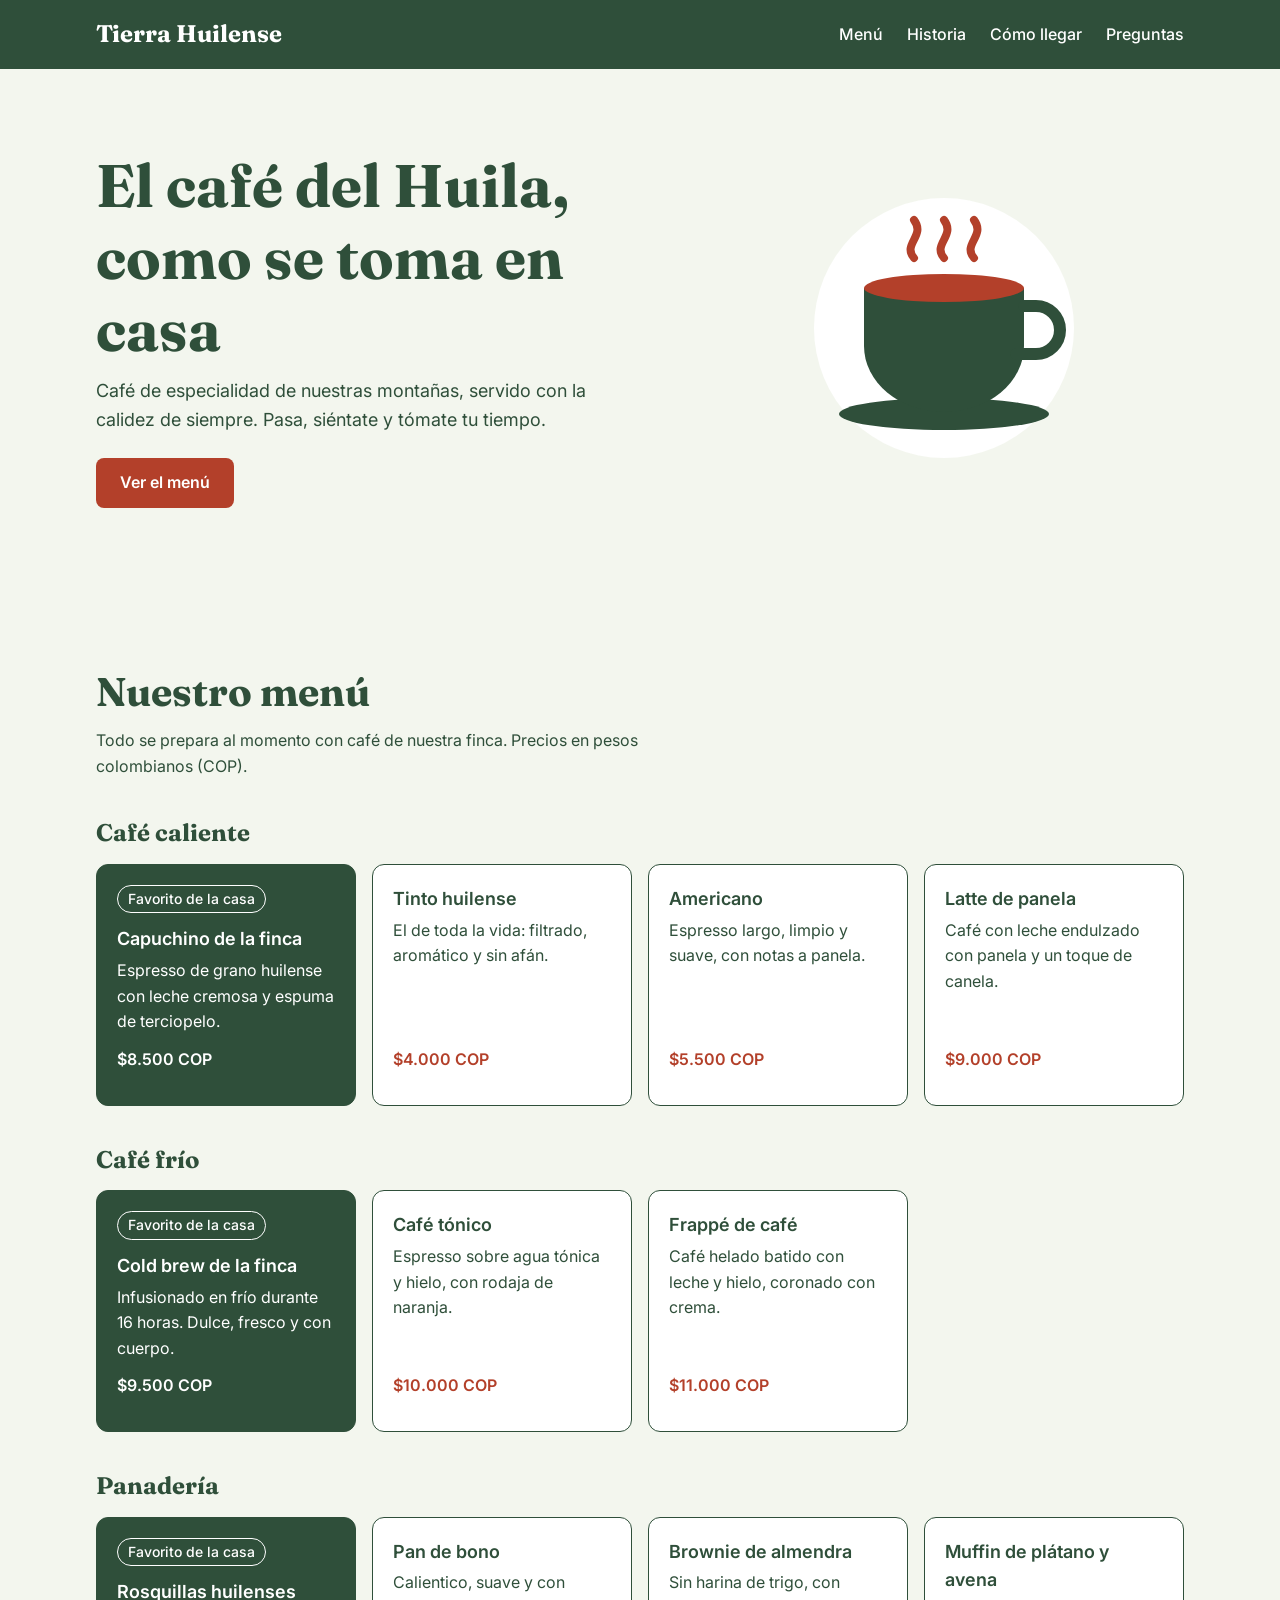
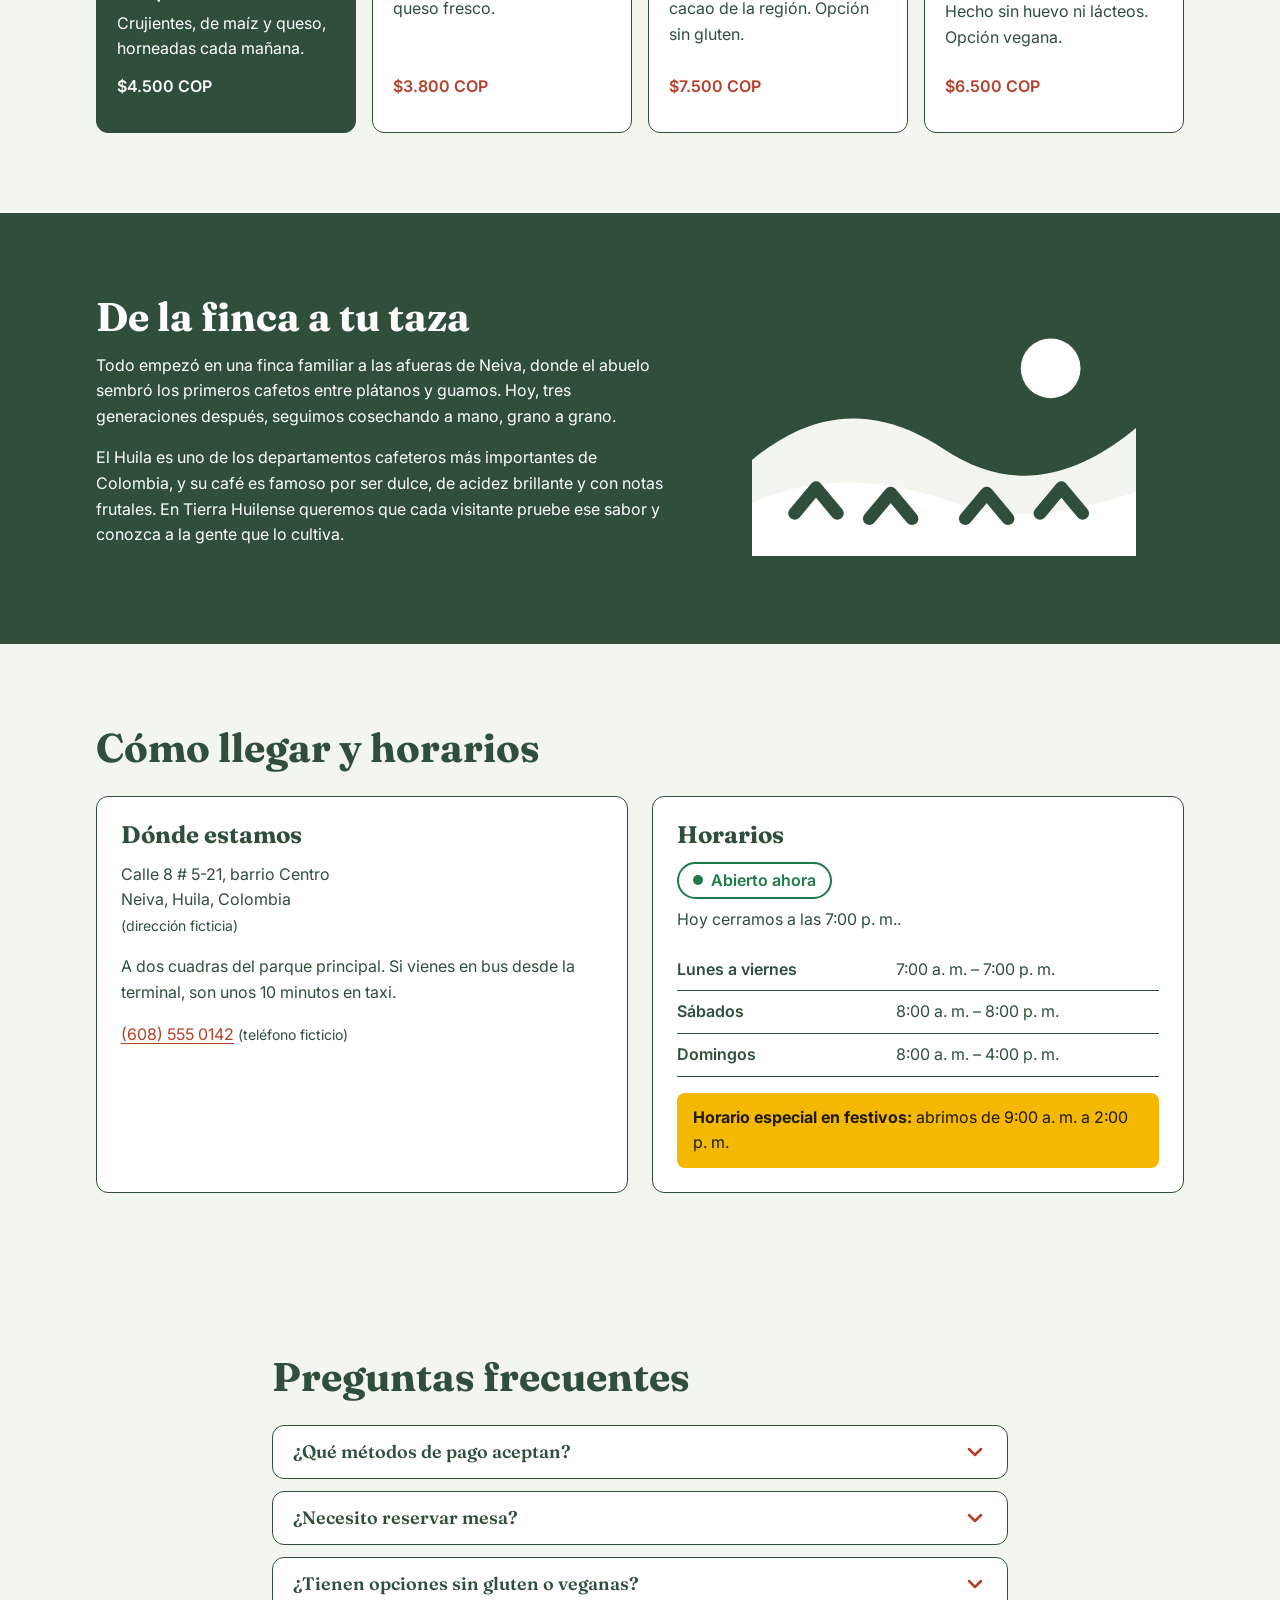
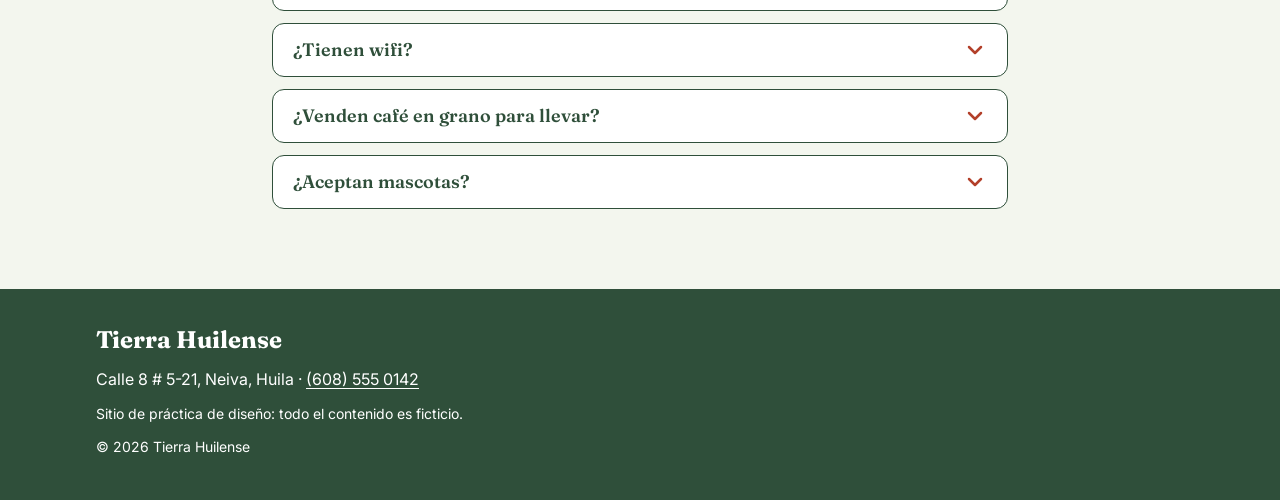
<file: index.html>
<!DOCTYPE html>
<!--
  AVISO: "Tierra Huilense" es una cafetería INVENTADA, creada solo como ejercicio de práctica de diseño web.
  Todo el contenido (menú, precios, dirección, horarios, teléfono, historia) es FICTICIO.
-->
<html lang="es">
<head>
  <meta charset="utf-8">
  <meta name="viewport" content="width=device-width, initial-scale=1">
  <title>Tierra Huilense | Café de especialidad del Huila</title>
  <meta name="description" content="Cafetería de especialidad del Huila: menú de café caliente, café frío y panadería, historia de la finca, horarios y cómo llegar.">

  <!-- Marca la página como "con JavaScript" para que el acordeón solo se colapse si el JS funciona -->
  <script>document.documentElement.classList.add('js');</script>

  <!-- Fuentes: Fraunces (títulos) e Inter (texto), con display=swap para no bloquear el texto -->
  <link rel="preconnect" href="https://fonts.googleapis.com">
  <link rel="preconnect" href="https://fonts.gstatic.com" crossorigin>
  <link href="https://fonts.googleapis.com/css2?family=Fraunces:opsz,wght@9..144,600;9..144,700&family=Inter:wght@400;500;600&display=swap" rel="stylesheet">

  <link rel="stylesheet" href="styles.css">
  <script src="script.js" defer></script>
</head>
<body>

  <!-- 1. CABECERA: logo en texto + navegación por anclas -->
  <header class="cabecera sobre-oscuro">
    <div class="contenedor cabecera__interior">
      <a href="#inicio" class="logo">Tierra Huilense</a>
      <nav aria-label="Principal">
        <ul class="nav">
          <li><a href="#menu">Menú</a></li>
          <li><a href="#historia">Historia</a></li>
          <li><a href="#visitanos">Cómo llegar</a></li>
          <li><a href="#preguntas">Preguntas</a></li>
        </ul>
      </nav>
    </div>
  </header>

  <main id="inicio">

    <!-- 2. HERO -->
    <section class="hero" aria-labelledby="hero-titulo">
      <div class="contenedor hero__interior">
        <div class="hero__texto">
          <h1 id="hero-titulo">El café del Huila, como se toma en casa</h1>
          <p class="hero__frase">Café de especialidad de nuestras montañas, servido con la calidez de siempre. Pasa, siéntate y tómate tu tiempo.</p>
          <a href="#menu" class="btn btn--primario">Ver el menú</a>
        </div>
        <!-- Marcador de posición (en lugar de una foto): taza de café dibujada con SVG -->
        <svg class="hero__ilustracion" viewBox="0 0 320 280" role="img" aria-label="Ilustración de una taza de café humeante sobre un plato; es un marcador de posición para una foto del local">
          <circle cx="160" cy="140" r="130" class="svg-blanco"/>
          <ellipse cx="160" cy="226" rx="105" ry="16" class="svg-secundario"/>
          <path d="M80 100h160v58a80 66 0 0 1-160 0z" class="svg-secundario"/>
          <ellipse cx="160" cy="100" rx="80" ry="14" class="svg-acento"/>
          <path d="M240 118h12a24 24 0 0 1 0 48h-20" class="svg-trazo-secundario"/>
          <path d="M130 70c-12-14 12-22 0-38M160 70c-12-14 12-22 0-38M190 70c-12-14 12-22 0-38" class="svg-trazo-acento"/>
        </svg>
      </div>
    </section>

    <!-- 3. MENÚ: tarjetas por categoría -->
    <section id="menu" class="seccion" aria-labelledby="menu-titulo">
      <div class="contenedor">
        <h2 id="menu-titulo">Nuestro menú</h2>
        <p class="seccion__intro">Todo se prepara al momento con café de nuestra finca. Precios en pesos colombianos (COP).</p>

        <div class="categoria">
          <h3>Café caliente</h3>
          <ul class="tarjetas">
            <li class="tarjeta tarjeta--destacada">
              <span class="tarjeta__etiqueta">Favorito de la casa</span>
              <h4>Capuchino de la finca</h4>
              <p>Espresso de grano huilense con leche cremosa y espuma de terciopelo.</p>
              <p class="tarjeta__precio">$8.500 COP</p>
            </li>
            <li class="tarjeta">
              <h4>Tinto huilense</h4>
              <p>El de toda la vida: filtrado, aromático y sin afán.</p>
              <p class="tarjeta__precio">$4.000 COP</p>
            </li>
            <li class="tarjeta">
              <h4>Americano</h4>
              <p>Espresso largo, limpio y suave, con notas a panela.</p>
              <p class="tarjeta__precio">$5.500 COP</p>
            </li>
            <li class="tarjeta">
              <h4>Latte de panela</h4>
              <p>Café con leche endulzado con panela y un toque de canela.</p>
              <p class="tarjeta__precio">$9.000 COP</p>
            </li>
          </ul>
        </div>

        <div class="categoria">
          <h3>Café frío</h3>
          <ul class="tarjetas">
            <li class="tarjeta tarjeta--destacada">
              <span class="tarjeta__etiqueta">Favorito de la casa</span>
              <h4>Cold brew de la finca</h4>
              <p>Infusionado en frío durante 16 horas. Dulce, fresco y con cuerpo.</p>
              <p class="tarjeta__precio">$9.500 COP</p>
            </li>
            <li class="tarjeta">
              <h4>Café tónico</h4>
              <p>Espresso sobre agua tónica y hielo, con rodaja de naranja.</p>
              <p class="tarjeta__precio">$10.000 COP</p>
            </li>
            <li class="tarjeta">
              <h4>Frappé de café</h4>
              <p>Café helado batido con leche y hielo, coronado con crema.</p>
              <p class="tarjeta__precio">$11.000 COP</p>
            </li>
          </ul>
        </div>

        <div class="categoria">
          <h3>Panadería</h3>
          <ul class="tarjetas">
            <li class="tarjeta tarjeta--destacada">
              <span class="tarjeta__etiqueta">Favorito de la casa</span>
              <h4>Rosquillas huilenses</h4>
              <p>Crujientes, de maíz y queso, horneadas cada mañana.</p>
              <p class="tarjeta__precio">$4.500 COP</p>
            </li>
            <li class="tarjeta">
              <h4>Pan de bono</h4>
              <p>Calientico, suave y con queso fresco.</p>
              <p class="tarjeta__precio">$3.800 COP</p>
            </li>
            <li class="tarjeta">
              <h4>Brownie de almendra</h4>
              <p>Sin harina de trigo, con cacao de la región. Opción sin gluten.</p>
              <p class="tarjeta__precio">$7.500 COP</p>
            </li>
            <li class="tarjeta">
              <h4>Muffin de plátano y avena</h4>
              <p>Hecho sin huevo ni lácteos. Opción vegana.</p>
              <p class="tarjeta__precio">$6.500 COP</p>
            </li>
          </ul>
        </div>
      </div>
    </section>

    <!-- 4. HISTORIA (fondo secundario: texto en blanco) -->
    <section id="historia" class="seccion seccion--oscura sobre-oscuro" aria-labelledby="historia-titulo">
      <div class="contenedor historia">
        <div class="historia__texto">
          <h2 id="historia-titulo">De la finca a tu taza</h2>
          <p>Todo empezó en una finca familiar a las afueras de Neiva, donde el abuelo sembró los primeros cafetos entre plátanos y guamos. Hoy, tres generaciones después, seguimos cosechando a mano, grano a grano.</p>
          <p>El Huila es uno de los departamentos cafeteros más importantes de Colombia, y su café es famoso por ser dulce, de acidez brillante y con notas frutales. En Tierra Huilense queremos que cada visitante pruebe ese sabor y conozca a la gente que lo cultiva.</p>
        </div>
        <!-- Marcador de posición (en lugar de una foto): lomas cafeteras dibujadas con SVG -->
        <svg class="historia__ilustracion" viewBox="0 0 360 240" role="img" aria-label="Ilustración de lomas verdes con un sol y filas de cafetos; es un marcador de posición para una foto de la finca">
          <circle cx="280" cy="64" r="28" class="svg-blanco"/>
          <path d="M0 150c60-50 120-50 180-10s120 30 180-20v120H0z" class="svg-dominante"/>
          <path d="M0 190c70-30 130-20 190 0s110 10 170-10v60H0z" class="svg-blanco"/>
          <path d="M40 200l20-24 20 24M110 205l20-24 20 24M200 205l20-24 20 24M270 200l20-24 20 24" class="svg-trazo-secundario"/>
        </svg>
      </div>
    </section>

    <!-- 5. CÓMO LLEGAR Y HORARIOS -->
    <section id="visitanos" class="seccion" aria-labelledby="visitanos-titulo">
      <div class="contenedor">
        <h2 id="visitanos-titulo">Cómo llegar y horarios</h2>
        <div class="visita">
          <div class="caja">
            <h3>Dónde estamos</h3>
            <address>
              Calle 8 # 5-21, barrio Centro<br>
              Neiva, Huila, Colombia<br>
              <small>(dirección ficticia)</small>
            </address>
            <p>A dos cuadras del parque principal. Si vienes en bus desde la terminal, son unos 10 minutos en taxi.</p>
            <p><a href="tel:+576085550142">(608) 555 0142</a> <small>(teléfono ficticio)</small></p>
          </div>

          <div class="caja">
            <h3>Horarios</h3>
            <!-- La insignia la calcula script.js con la hora de America/Bogota -->
            <p id="estado-local" class="insignia insignia--neutra" role="status">Revisando horario…</p>
            <p id="estado-detalle" class="estado-detalle"></p>
            <table class="horarios">
              <caption class="solo-lectores">Horario de atención</caption>
              <tbody>
                <tr><th scope="row">Lunes a viernes</th><td>7:00 a. m. – 7:00 p. m.</td></tr>
                <tr><th scope="row">Sábados</th><td>8:00 a. m. – 8:00 p. m.</td></tr>
                <tr><th scope="row">Domingos</th><td>8:00 a. m. – 4:00 p. m.</td></tr>
              </tbody>
            </table>
            <p class="aviso"><strong>Horario especial en festivos:</strong> abrimos de 9:00 a. m. a 2:00 p. m.</p>
          </div>
        </div>
      </div>
    </section>

    <!-- 6. PREGUNTAS FRECUENTES (acordeón) -->
    <section id="preguntas" class="seccion" aria-labelledby="preguntas-titulo">
      <div class="contenedor contenedor--angosto">
        <h2 id="preguntas-titulo">Preguntas frecuentes</h2>
        <div class="faq">

          <div class="faq__item">
            <h3>
              <button type="button" class="faq__boton" id="faq-boton-1" aria-expanded="false" aria-controls="faq-panel-1">
                <span>¿Qué métodos de pago aceptan?</span>
                <svg class="faq__icono" viewBox="0 0 24 24" aria-hidden="true" focusable="false"><path d="M6 9l6 6 6-6"/></svg>
              </button>
            </h3>
            <div class="faq__panel" id="faq-panel-1" role="region" aria-labelledby="faq-boton-1">
              <div class="faq__panel-interior"><p>Recibimos efectivo, tarjetas débito y crédito, y pagos por transferencia con código QR. Si vienes de otro país, también aceptamos las principales tarjetas internacionales.</p></div>
            </div>
          </div>

          <div class="faq__item">
            <h3>
              <button type="button" class="faq__boton" id="faq-boton-2" aria-expanded="false" aria-controls="faq-panel-2">
                <span>¿Necesito reservar mesa?</span>
                <svg class="faq__icono" viewBox="0 0 24 24" aria-hidden="true" focusable="false"><path d="M6 9l6 6 6-6"/></svg>
              </button>
            </h3>
            <div class="faq__panel" id="faq-panel-2" role="region" aria-labelledby="faq-boton-2">
              <div class="faq__panel-interior"><p>Para grupos pequeños no hace falta: te atendemos por orden de llegada. Si vienes con más de 8 personas, llámanos con un día de anticipación y te guardamos un buen lugar.</p></div>
            </div>
          </div>

          <div class="faq__item">
            <h3>
              <button type="button" class="faq__boton" id="faq-boton-3" aria-expanded="false" aria-controls="faq-panel-3">
                <span>¿Tienen opciones sin gluten o veganas?</span>
                <svg class="faq__icono" viewBox="0 0 24 24" aria-hidden="true" focusable="false"><path d="M6 9l6 6 6-6"/></svg>
              </button>
            </h3>
            <div class="faq__panel" id="faq-panel-3" role="region" aria-labelledby="faq-boton-3">
              <div class="faq__panel-interior"><p>Sí. El brownie de almendra no lleva harina de trigo y el muffin de plátano y avena es vegano. Además, puedes pedir tus bebidas con leche de avena sin costo extra. Si tienes alergias graves, cuéntanoslo al pedir.</p></div>
            </div>
          </div>

          <div class="faq__item">
            <h3>
              <button type="button" class="faq__boton" id="faq-boton-4" aria-expanded="false" aria-controls="faq-panel-4">
                <span>¿Tienen wifi?</span>
                <svg class="faq__icono" viewBox="0 0 24 24" aria-hidden="true" focusable="false"><path d="M6 9l6 6 6-6"/></svg>
              </button>
            </h3>
            <div class="faq__panel" id="faq-panel-4" role="region" aria-labelledby="faq-boton-4">
              <div class="faq__panel-interior"><p>Sí, wifi gratis para clientes. Pide la clave en la barra y descansa de la señal del celular mientras tomas tu café.</p></div>
            </div>
          </div>

          <div class="faq__item">
            <h3>
              <button type="button" class="faq__boton" id="faq-boton-5" aria-expanded="false" aria-controls="faq-panel-5">
                <span>¿Venden café en grano para llevar?</span>
                <svg class="faq__icono" viewBox="0 0 24 24" aria-hidden="true" focusable="false"><path d="M6 9l6 6 6-6"/></svg>
              </button>
            </h3>
            <div class="faq__panel" id="faq-panel-5" role="region" aria-labelledby="faq-boton-5">
              <div class="faq__panel-interior"><p>Claro. Vendemos bolsas de 250 g y 500 g de nuestro café de la finca, en grano o molido a tu gusto. Es un recuerdo perfecto del Huila.</p></div>
            </div>
          </div>

          <div class="faq__item">
            <h3>
              <button type="button" class="faq__boton" id="faq-boton-6" aria-expanded="false" aria-controls="faq-panel-6">
                <span>¿Aceptan mascotas?</span>
                <svg class="faq__icono" viewBox="0 0 24 24" aria-hidden="true" focusable="false"><path d="M6 9l6 6 6-6"/></svg>
              </button>
            </h3>
            <div class="faq__panel" id="faq-panel-6" role="region" aria-labelledby="faq-boton-6">
              <div class="faq__panel-interior"><p>Sí, tu perrito es bienvenido en la terraza. Solo te pedimos que lo mantengas con correa.</p></div>
            </div>
          </div>

        </div>
      </div>
    </section>
  </main>

  <!-- 7. PIE DE PÁGINA -->
  <footer class="pie sobre-oscuro">
    <div class="contenedor pie__interior">
      <p class="pie__marca">Tierra Huilense</p>
      <p>Calle 8 # 5-21, Neiva, Huila · <a href="tel:+576085550142">(608) 555 0142</a></p>
      <p><small>Sitio de práctica de diseño: todo el contenido es ficticio.</small></p>
      <p><small>© 2026 Tierra Huilense</small></p>
    </div>
  </footer>

</body>
</html>
</file>
<file: styles.css>
/* =========================================================
   Tierra Huilense — estilos
   Regla de oro: los colores SOLO existen en :root y se usan por variable.
   ========================================================= */

:root {
  /* Regla 60-30-10 */
  --color-dominante: #F3F6EE;   /* 60%: fondos principales */
  --color-secundario: #2F4F3A;  /* 30%: cabecera, pie, tarjetas destacadas, botones secundarios */
  --color-acento: #B3402A;      /* 10%: botón principal, enlaces, detalles */

  /* Semánticos */
  --color-exito: #1E7A46;       /* "Abierto ahora" (solo sobre blanco) */
  --color-error: #C62828;       /* "Cerrado" (solo sobre blanco) */
  --color-advertencia-fondo: #F5B800;       /* fondo del aviso */
  --color-advertencia-sobre-fondo: #1F1A00; /* texto sobre el fondo de advertencia */
  --color-advertencia-texto: #8A5A00;       /* solo como texto sobre blanco */

  /* Blanco: superficies de tarjetas y texto sobre fondo secundario */
  --color-blanco: #FFFFFF;

  /* Tipografía */
  --fuente-titulos: "Fraunces", Georgia, serif;
  --fuente-texto: "Inter", system-ui, -apple-system, "Segoe UI", sans-serif;

  /* Espacios */
  --radio: 0.75rem;
  --ancho-max: 70rem;
}

/* ---------- Base ---------- */
*, *::before, *::after { box-sizing: border-box; }

html { -webkit-text-size-adjust: 100%; }

/* Desplazamiento suave solo si la persona no pidió menos movimiento */
@media (prefers-reduced-motion: no-preference) {
  html { scroll-behavior: smooth; }
}

body {
  margin: 0;
  font-family: var(--fuente-texto);
  font-size: 1rem;          /* 16 px */
  line-height: 1.6;
  background: var(--color-dominante);
  color: var(--color-secundario);
}

h1, h2, h3 {
  font-family: var(--fuente-titulos);
  line-height: 1.2;
  margin: 0 0 0.75rem;
}
h1 { font-size: clamp(2.25rem, 7vw, 3.75rem); }
h2 { font-size: clamp(1.75rem, 5vw, 2.5rem); }
h3 { font-size: 1.5rem; }
h4 { font-family: var(--fuente-texto); font-size: 1.125rem; font-weight: 600; margin: 0 0 0.25rem; }

p { margin: 0 0 1rem; }
small { font-size: 0.875rem; }

svg { max-width: 100%; height: auto; display: block; }

/* Enlaces de texto: acento sobre fondo claro, siempre subrayados */
a { color: var(--color-acento); text-decoration: underline; text-underline-offset: 0.2em; }

/* Foco visible: contorno en acento (y en blanco sobre fondos oscuros) */
:focus-visible { outline: 3px solid var(--color-acento); outline-offset: 3px; }
.sobre-oscuro :focus-visible { outline-color: var(--color-blanco); }

/* Texto solo para lectores de pantalla */
.solo-lectores {
  position: absolute; width: 1px; height: 1px; margin: -1px; padding: 0;
  overflow: hidden; clip: rect(0 0 0 0); white-space: nowrap; border: 0;
}

/* ---------- Estructura ---------- */
.contenedor {
  width: 100%;
  max-width: var(--ancho-max);
  margin-inline: auto;
  padding-inline: 1rem;
}
.contenedor--angosto { max-width: 48rem; }

.seccion { padding-block: 3.5rem; }
.seccion__intro { max-width: 40rem; margin-bottom: 2rem; }

.seccion--oscura { background: var(--color-secundario); color: var(--color-blanco); }

/* ---------- Botones ---------- */
.btn {
  display: inline-block;
  min-height: 2.75rem;
  padding: 0.75rem 1.5rem;
  border-radius: 0.5rem;
  font-weight: 600;
  text-align: center;
  text-decoration: none;
}
.btn:hover { text-decoration: underline; }
.btn--primario { background: var(--color-acento); color: var(--color-blanco); }          /* 5.7:1 */
.btn--secundario { background: var(--color-secundario); color: var(--color-blanco); }

/* ---------- 1. Cabecera ---------- */
.cabecera { background: var(--color-secundario); color: var(--color-blanco); }
.cabecera__interior {
  display: flex;
  flex-wrap: wrap;
  align-items: center;
  justify-content: space-between;
  gap: 0.25rem 1.5rem;
  padding-block: 0.75rem;
}
.logo {
  font-family: var(--fuente-titulos);
  font-size: 1.5rem;
  font-weight: 700;
  color: var(--color-blanco);
  text-decoration: none;
}
.nav { list-style: none; margin: 0; padding: 0; display: flex; flex-wrap: wrap; gap: 0 1rem; }
.nav a {
  display: inline-block;
  padding: 0.6rem 0;        /* zona táctil de unos 44 px de alto */
  color: var(--color-blanco);
  text-decoration: none;
  font-weight: 500;
}
.nav a:hover { text-decoration: underline; }

/* ---------- 2. Hero ---------- */
.hero { padding-block: 3rem; }
.hero__interior { display: grid; gap: 2rem; align-items: center; }
.hero__frase { font-size: 1.125rem; max-width: 34rem; margin-bottom: 1.5rem; }
.hero__ilustracion { width: 100%; max-width: 20rem; margin-inline: auto; }

/* Clases para pintar los SVG con las variables de color */
.svg-blanco { fill: var(--color-blanco); }
.svg-secundario { fill: var(--color-secundario); }
.svg-acento { fill: var(--color-acento); }
.svg-dominante { fill: var(--color-dominante); }
.svg-trazo-secundario { fill: none; stroke: var(--color-secundario); stroke-width: 12; stroke-linecap: round; stroke-linejoin: round; }
.svg-trazo-acento { fill: none; stroke: var(--color-acento); stroke-width: 8; stroke-linecap: round; }

/* ---------- 3. Menú ---------- */
.categoria { margin-top: 2.5rem; }
.tarjetas {
  list-style: none;
  margin: 1rem 0 0;
  padding: 0;
  display: grid;
  gap: 1rem;
  grid-template-columns: repeat(auto-fill, minmax(15rem, 1fr));
}
.tarjeta {
  min-width: 0;
  display: flex;
  flex-direction: column;
  padding: 1.25rem;
  background: var(--color-blanco);
  color: var(--color-secundario);
  border: 1px solid var(--color-secundario);
  border-radius: var(--radio);
}
.tarjeta p { margin-bottom: 0.75rem; }
.tarjeta__precio { margin: auto 0 0; font-weight: 600; color: var(--color-acento); }   /* acento sobre blanco */

/* Tarjeta destacada: fondo secundario, texto blanco (nunca acento sobre este fondo) */
.tarjeta--destacada { background: var(--color-secundario); color: var(--color-blanco); }
.tarjeta--destacada .tarjeta__precio { color: var(--color-blanco); }
.tarjeta__etiqueta {
  align-self: flex-start;
  margin-bottom: 0.75rem;
  padding: 0.125rem 0.625rem;
  border: 1px solid var(--color-blanco);
  border-radius: 999px;
  font-size: 0.875rem;
  font-weight: 500;
}

/* ---------- 4. Historia ---------- */
.historia { display: grid; gap: 2rem; align-items: center; }
.historia__ilustracion { width: 100%; max-width: 24rem; margin-inline: auto; }

/* ---------- 5. Cómo llegar y horarios ---------- */
.visita { display: grid; gap: 1.5rem; margin-top: 1.5rem; }
.caja {
  min-width: 0;
  padding: 1.5rem;
  background: var(--color-blanco);
  color: var(--color-secundario);
  border: 1px solid var(--color-secundario);
  border-radius: var(--radio);
}
address { font-style: normal; margin-bottom: 1rem; }

/* Insignia Abierto / Cerrado: siempre sobre blanco (la caja es blanca) */
.insignia {
  display: inline-flex;
  align-items: center;
  gap: 0.5rem;
  margin: 0 0 0.5rem;
  padding: 0.25rem 0.875rem;
  background: var(--color-blanco);
  border: 2px solid currentColor;
  border-radius: 999px;
  font-weight: 600;
}
.insignia::before {
  content: "";
  width: 0.625rem;
  height: 0.625rem;
  border-radius: 50%;
  background: currentColor;
}
.insignia--neutra { color: var(--color-secundario); }
.insignia--abierto { color: var(--color-exito); }   /* 5.4:1 sobre blanco */
.insignia--cerrado { color: var(--color-error); }   /* 5.6:1 sobre blanco */
.estado-detalle { margin-bottom: 1rem; }

.horarios { width: 100%; border-collapse: collapse; margin-bottom: 1rem; }
.horarios th, .horarios td { padding: 0.5rem 0; text-align: left; border-bottom: 1px solid var(--color-secundario); }
.horarios th { font-weight: 600; padding-right: 1rem; }

/* Aviso de advertencia: texto #1F1A00 sobre #F5B800 (9.7:1) */
.aviso {
  margin: 0;
  padding: 0.75rem 1rem;
  background: var(--color-advertencia-fondo);
  color: var(--color-advertencia-sobre-fondo);
  border-radius: 0.5rem;
}

/* ---------- 6. Preguntas frecuentes (acordeón) ---------- */
.faq { margin-top: 1.5rem; display: grid; gap: 0.75rem; }
.faq__item { background: var(--color-blanco); border: 1px solid var(--color-secundario); border-radius: var(--radio); }
.faq__item h3 { margin: 0; font-size: 1.125rem; }

.faq__boton {
  display: flex;
  align-items: center;
  justify-content: space-between;
  gap: 1rem;
  width: 100%;
  min-height: 3.25rem;
  padding: 0.75rem 1.25rem;
  background: transparent;
  border: 0;
  border-radius: var(--radio);
  font: inherit;
  font-family: var(--fuente-titulos);
  font-weight: 600;
  text-align: left;
  color: var(--color-secundario);
  cursor: pointer;
}
.faq__icono {
  flex: none;
  width: 1.5rem;
  height: 1.5rem;
  fill: none;
  stroke: var(--color-acento);   /* acento sobre blanco: 5.7:1 */
  stroke-width: 2.5;
  stroke-linecap: round;
  stroke-linejoin: round;
}
.faq__boton[aria-expanded="true"] .faq__icono { transform: rotate(180deg); }

.faq__panel-interior p { margin: 0; padding: 0 1.25rem 1.25rem; }

/* Solo con JS: el panel arranca colapsado.
   Truco de animación: grid-template-rows pasa de 0fr a 1fr (la altura se anima sin conocerla).
   "visibility" oculta el contenido colapsado a teclado y lectores de pantalla. */
.js .faq__panel {
  display: grid;
  grid-template-rows: 0fr;
  visibility: hidden;
  transition: grid-template-rows 0.3s ease, visibility 0.3s;
}
.js .faq__panel.esta-abierto { grid-template-rows: 1fr; visibility: visible; }
.js .faq__panel-interior { overflow: hidden; min-height: 0; }
.faq__icono { transition: transform 0.3s ease; }

/* Sin animaciones si la persona lo pidió */
@media (prefers-reduced-motion: reduce) {
  .js .faq__panel, .faq__icono { transition: none; }
}

/* ---------- 7. Pie de página ---------- */
.pie { background: var(--color-secundario); color: var(--color-blanco); padding-block: 2rem; }
.pie p { margin-bottom: 0.5rem; }
.pie a { color: var(--color-blanco); }
.pie__marca { font-family: var(--fuente-titulos); font-size: 1.5rem; font-weight: 700; }

/* ---------- Pantallas grandes (mobile-first: se agrega, no se quita) ---------- */
@media (min-width: 48rem) {      /* 768 px */
  .seccion { padding-block: 5rem; }
  .hero { padding-block: 5rem; }
  .hero__interior { grid-template-columns: 1.2fr 1fr; }
  .historia { grid-template-columns: 1.2fr 1fr; }
  .visita { grid-template-columns: 1fr 1fr; }
  .nav { gap: 0 1.5rem; }
}
</file>
